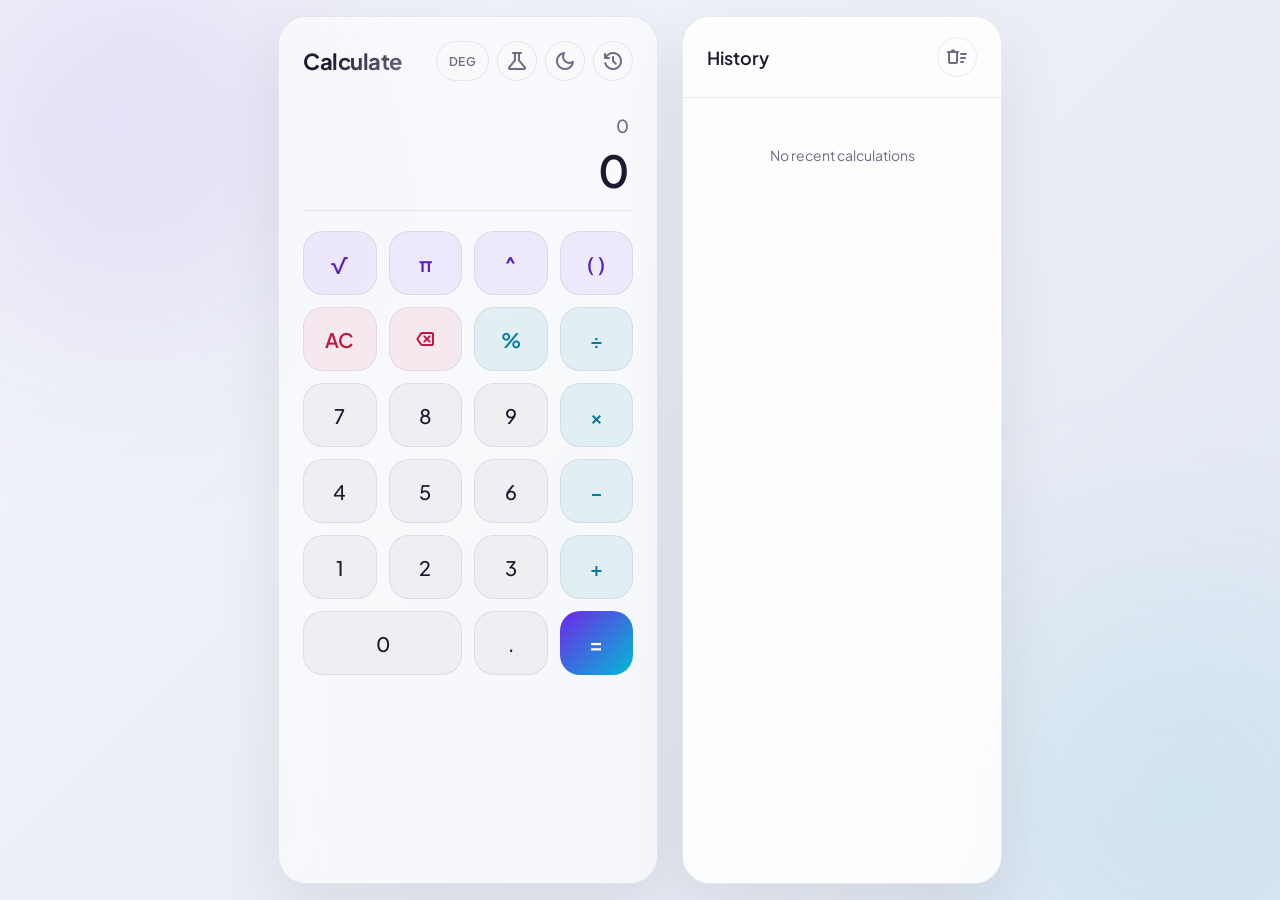
<file: index.html>
<!DOCTYPE html>
<html lang="en">
    <head>
        <meta charset="UTF-8">
        <meta http-equiv="X-UA-Compatible" content="IE=edge">
        <meta name="viewport" content="width=device-width, initial-scale=1.0">
        <title>Calculator</title>
        <meta name="description" content="Una calcolatrice semplice, moderna e funzionale">
        
        <!-- Open Graph / Facebook -->
        <meta property="og:type" content="website">
        <meta property="og:title" content="Calcolatrice">
        <meta property="og:description" content="Una calcolatrice semplice, moderna e funzionale">
        <meta property="og:image" content="./img/calculator_x512.png">

        <link rel="shortcut icon" href="./img/calculator_x512.png" type="image/x-icon">
        <meta name="theme-color" content="#121026">
        <link rel="apple-touch-icon" href="./img/logo-192.png">
        <link rel="manifest" href="manifest.json">
        
        <!-- Google Fonts & Material Symbols Rounded -->
        <link rel="preconnect" href="https://fonts.googleapis.com">
        <link rel="preconnect" href="https://fonts.gstatic.com" crossorigin>
        <link href="https://fonts.googleapis.com/css2?family=Plus+Jakarta+Sans:wght@300;400;500;600;700&family=Material+Symbols+Rounded:opsz,wght,FILL,GRAD@20..48,100..700,0..1,-50..200&display=swap" rel="stylesheet" crossorigin="anonymous">
        
        <link rel="stylesheet" href="./src/index.css">
    </head>
    <body class="dark-theme">
        <div class="app-background">
            <div class="glow-orb orb-1"></div>
            <div class="glow-orb orb-2"></div>
        </div>

        <div class="app-container">
            <main class="calculator-card">
                <header class="calculator-header">
                    <h1 class="app-title">Calcola</h1>
                    <div class="header-actions">
                        <button id="rad-deg-toggle" class="text-btn" aria-label="Toggle angle unit">DEG</button>
                        <button id="sci-toggle" class="icon-btn" aria-label="Toggle scientific keyboard">
                            <span class="material-symbols-rounded">science</span>
                        </button>
                        <button id="theme-toggle" class="icon-btn" aria-label="Toggle theme">
                            <span class="material-symbols-rounded">light_mode</span>
                        </button>
                        <button id="history-toggle" class="icon-btn" aria-label="Toggle history panel">
                            <span class="material-symbols-rounded">history</span>
                        </button>
                    </div>
                </header>
                
                <div class="calculator-display">
                    <div class="expression-wrapper">
                        <span id="expression" class="expression">0</span>
                    </div>
                    <div class="result-wrapper">
                        <span id="result" class="result">0</span>
                    </div>
                </div>

                <div class="calculator-buttons">
                    <!-- Scientific Row 1 -->
                    <button id="sin" class="btn btn-sci sci-only" aria-label="Seno">sin</button>
                    <button id="cos" class="btn btn-sci sci-only" aria-label="Coseno">cos</button>
                    <button id="tan" class="btn btn-sci sci-only" aria-label="Tangente">tan</button>
                    <button id="inv" class="btn btn-sci sci-only" aria-label="Inverso">1/x</button>

                    <!-- Scientific Row 2 -->
                    <button id="log" class="btn btn-sci sci-only" aria-label="Logaritmo base 10">log</button>
                    <button id="ln" class="btn btn-sci sci-only" aria-label="Logaritmo naturale">ln</button>
                    <button id="e" class="btn btn-sci sci-only" aria-label="Costante di Eulero">e</button>
                    <button id="fact" class="btn btn-sci sci-only" aria-label="Fattoriale">x!</button>

                    <!-- Row 1: Special Functions -->
                    <button id="sqrt" class="btn btn-func" aria-label="Radice quadrata">√</button>
                    <button id="pi" class="btn btn-func" aria-label="Pi greco">π</button>
                    <button id="elevate" class="btn btn-func" aria-label="Elevamento a potenza">^</button>
                    <button id="brackets" class="btn btn-func" aria-label="Parentesi">( )</button>

                    <!-- Row 2: Actions & Operators -->
                    <button id="ac" class="btn btn-action" aria-label="Cancella tutto">AC</button>
                    <button id="backspace" class="btn btn-action" aria-label="Cancella ultimo">
                        <span class="material-symbols-rounded">backspace</span>
                    </button>
                    <button id="percentage" class="btn btn-op" aria-label="Percentuale">%</button>
                    <button id="division" class="btn btn-op" aria-label="Divisione">÷</button>

                    <!-- Row 3: Numbers & Operators -->
                    <button id="seven" class="btn btn-num">7</button>
                    <button id="eight" class="btn btn-num">8</button>
                    <button id="nine" class="btn btn-num">9</button>
                    <button id="multiplication" class="btn btn-op" aria-label="Moltiplicazione">×</button>

                    <!-- Row 4: Numbers & Operators -->
                    <button id="four" class="btn btn-num">4</button>
                    <button id="five" class="btn btn-num">5</button>
                    <button id="six" class="btn btn-num">6</button>
                    <button id="subtraction" class="btn btn-op" aria-label="Sottrazione">−</button>

                    <!-- Row 5: Numbers & Operators -->
                    <button id="one" class="btn btn-num">1</button>
                    <button id="two" class="btn btn-num">2</button>
                    <button id="three" class="btn btn-num">3</button>
                    <button id="summ" class="btn btn-op" aria-label="Addizione">+</button>

                    <!-- Row 6: Zero, Dot, Equals -->
                    <button id="zero" class="btn btn-num span-two">0</button>
                    <button id="dot" class="btn btn-num">.</button>
                    <button id="calculate" class="btn btn-equals" aria-label="Calcola">=</button>
                </div>
            </main>

            <aside id="history-panel" class="history-panel">
                <div class="history-header">
                    <h2>History</h2>
                    <button id="clear-history" class="icon-btn" aria-label="Clear history">
                        <span class="material-symbols-rounded">delete_sweep</span>
                    </button>
                </div>
                <div id="history-list" class="history-list">
                    <div class="history-empty">No recent calculations</div>
                </div>
            </aside>
        </div>

        <script type="module" src="./src/index.js"></script>
    </body>
</html>
</file>
<file: src/index.css>
:root {
    /* Dark Theme Variables (Default) */
    --bg-gradient: linear-gradient(135deg, #0a0813 0%, #130f24 100%);
    --card-bg: rgba(25, 20, 48, 0.45);
    --border-color: rgba(255, 255, 255, 0.08);
    --text-primary: #f5f4fb;
    --text-secondary: #9a95b0;
    --key-num-bg: rgba(255, 255, 255, 0.05);
    --key-num-text: #f5f4fb;
    --key-num-hover: rgba(255, 255, 255, 0.12);
    --key-op-bg: rgba(0, 168, 204, 0.15);
    --key-op-text: #00d2fc;
    --key-op-hover: rgba(0, 168, 204, 0.25);
    --key-func-bg: rgba(141, 76, 255, 0.15);
    --key-func-text: #ab85ff;
    --key-func-hover: rgba(141, 76, 255, 0.25);
    --key-action-bg: rgba(255, 76, 120, 0.15);
    --key-action-text: #ff7597;
    --key-action-hover: rgba(255, 76, 120, 0.25);
    --key-equals-bg: linear-gradient(135deg, #8d4cff 0%, #00d2fc 100%);
    --key-equals-text: #ffffff;
    --key-equals-shadow: rgba(141, 76, 255, 0.3);
    
    --shadow-color: rgba(0, 0, 0, 0.35);
    --panel-bg: rgba(15, 12, 33, 0.85);
    --orb-1-color: rgba(141, 76, 255, 0.25);
    --orb-2-color: rgba(0, 210, 252, 0.2);
}

body.light-theme {
    /* Light Theme Variables */
    --bg-gradient: linear-gradient(135deg, #f3f5f9 0%, #e2e7f3 100%);
    --card-bg: rgba(255, 255, 255, 0.6);
    --border-color: rgba(0, 0, 0, 0.07);
    --text-primary: #1c1930;
    --text-secondary: #6e6b85;
    --key-num-bg: rgba(0, 0, 0, 0.04);
    --key-num-text: #1c1930;
    --key-num-hover: rgba(0, 0, 0, 0.08);
    --key-op-bg: rgba(0, 136, 169, 0.09);
    --key-op-text: #007a99;
    --key-op-hover: rgba(0, 136, 169, 0.18);
    --key-func-bg: rgba(110, 39, 232, 0.08);
    --key-func-text: #5b21be;
    --key-func-hover: rgba(110, 39, 232, 0.18);
    --key-action-bg: rgba(230, 48, 93, 0.08);
    --key-action-text: #c01a44;
    --key-action-hover: rgba(230, 48, 93, 0.18);
    --key-equals-bg: linear-gradient(135deg, #6e27e8 0%, #00bcd4 100%);
    --key-equals-text: #ffffff;
    --key-equals-shadow: rgba(110, 39, 232, 0.2);
    
    --shadow-color: rgba(0, 0, 0, 0.08);
    --panel-bg: rgba(255, 255, 255, 0.88);
    --orb-1-color: rgba(110, 39, 232, 0.12);
    --orb-2-color: rgba(0, 188, 212, 0.1);
}

* {
    box-sizing: border-box;
    margin: 0;
    padding: 0;
    font-family: 'Plus Jakarta Sans', -apple-system, BlinkMacSystemFont, "Segoe UI", Roboto, sans-serif;
    -webkit-font-smoothing: antialiased;
    -moz-osx-font-smoothing: grayscale;
}

body {
    background: var(--bg-gradient);
    min-height: 100vh;
    display: flex;
    justify-content: center;
    align-items: center;
    overflow-x: hidden;
    position: relative;
    color: var(--text-primary);
    transition: background 0.4s ease;
}

/* Background glowing orbs */
.app-background {
    position: fixed;
    top: 0;
    left: 0;
    width: 100%;
    height: 100%;
    z-index: -1;
    overflow: hidden;
}

.glow-orb {
    position: absolute;
    border-radius: 50%;
    filter: blur(120px);
    transition: background-color 0.4s ease;
}

.orb-1 {
    width: 350px;
    height: 350px;
    background-color: var(--orb-1-color);
    top: -50px;
    left: -50px;
    animation: float1 15s infinite alternate ease-in-out;
}

.orb-2 {
    width: 400px;
    height: 400px;
    background-color: var(--orb-2-color);
    bottom: -100px;
    right: -100px;
    animation: float2 18s infinite alternate ease-in-out;
}

@keyframes float1 {
    0% { transform: translate(0, 0) scale(1); }
    100% { transform: translate(100px, 80px) scale(1.1); }
}

@keyframes float2 {
    0% { transform: translate(0, 0) scale(1); }
    100% { transform: translate(-80px, -100px) scale(0.9); }
}

/* App Container and Card */
.app-container {
    width: 100%;
    max-width: 380px;
    min-height: 100vh;
    display: flex;
    flex-direction: column;
    justify-content: center;
    padding: 16px;
    position: relative;
    transition: max-width 0.3s cubic-bezier(0.4, 0, 0.2, 1);
}

.calculator-card {
    background: var(--card-bg);
    border: 1px solid var(--border-color);
    border-radius: 28px;
    backdrop-filter: blur(20px);
    -webkit-backdrop-filter: blur(20px);
    box-shadow: 0 24px 64px var(--shadow-color);
    padding: 24px;
    width: 100%;
    z-index: 10;
    display: flex;
    flex-direction: column;
    gap: 20px;
}

/* Calculator Header */
.calculator-header {
    display: flex;
    justify-content: space-between;
    align-items: center;
}

.app-title {
    font-size: 22px;
    font-weight: 700;
    letter-spacing: -0.5px;
    background: linear-gradient(135deg, var(--text-primary) 30%, var(--text-secondary) 100%);
    -webkit-background-clip: text;
    -webkit-text-fill-color: transparent;
}

.header-actions {
    display: flex;
    gap: 8px;
}

.icon-btn {
    background: rgba(255, 255, 255, 0.05);
    border: 1px solid var(--border-color);
    color: var(--text-secondary);
    border-radius: 50%;
    width: 40px;
    height: 40px;
    display: flex;
    justify-content: center;
    align-items: center;
    cursor: pointer;
    transition: all 0.2s ease;
}

.icon-btn:hover {
    background: rgba(255, 255, 255, 0.1);
    color: var(--text-primary);
    transform: scale(1.05);
}

.icon-btn:active {
    transform: scale(0.95);
}

.text-btn {
    background: rgba(255, 255, 255, 0.05);
    border: 1px solid var(--border-color);
    color: var(--text-secondary);
    border-radius: 20px;
    padding: 0 12px;
    height: 40px;
    font-size: 12px;
    font-weight: 600;
    letter-spacing: 0.5px;
    display: flex;
    justify-content: center;
    align-items: center;
    cursor: pointer;
    transition: all 0.2s ease;
    user-select: none;
    -webkit-user-select: none;
}

.text-btn:hover {
    background: rgba(255, 255, 255, 0.1);
    color: var(--text-primary);
    transform: scale(1.05);
}

.text-btn:active {
    transform: scale(0.95);
}

/* Calculator Display */
.calculator-display {
    display: flex;
    flex-direction: column;
    gap: 4px;
    min-height: 110px;
    justify-content: flex-end;
    padding: 12px 4px;
    border-bottom: 1px solid var(--border-color);
    overflow: hidden;
}

.expression-wrapper,
.result-wrapper {
    width: 100%;
    overflow-x: auto;
    white-space: nowrap;
    text-align: right;
    scrollbar-width: none; /* Firefox */
}

.expression-wrapper::-webkit-scrollbar,
.result-wrapper::-webkit-scrollbar {
    display: none; /* Safari / Chrome */
}

.expression {
    color: var(--text-secondary);
    font-size: 18px;
    font-weight: 500;
    letter-spacing: 0.5px;
    display: inline-block;
    min-height: 24px;
    transition: font-size 0.15s ease;
}

.result {
    color: var(--text-primary);
    font-size: 44px;
    font-weight: 600;
    letter-spacing: -0.5px;
    display: inline-block;
    transition: font-size 0.15s ease;
}

/* Calculator Buttons Grid */
.calculator-buttons {
    display: grid;
    grid-template-columns: repeat(4, 1fr);
    gap: 12px;
}

.btn {
    border: 1px solid var(--border-color);
    border-radius: 20px;
    height: 64px;
    font-size: 20px;
    font-weight: 500;
    cursor: pointer;
    display: flex;
    justify-content: center;
    align-items: center;
    user-select: none;
    -webkit-user-select: none;
    transition: transform 0.1s cubic-bezier(0.4, 0, 0.2, 1),
                background 0.2s ease,
                color 0.2s ease,
                box-shadow 0.2s ease;
}

.btn:active {
    transform: scale(0.93);
}

.btn-num {
    background: var(--key-num-bg);
    color: var(--key-num-text);
}

.btn-num:hover {
    background: var(--key-num-hover);
}

.btn-op {
    background: var(--key-op-bg);
    color: var(--key-op-text);
    font-weight: 600;
}

.btn-op:hover {
    background: var(--key-op-hover);
}

.btn-func {
    background: var(--key-func-bg);
    color: var(--key-func-text);
    font-weight: 600;
}

.btn-func:hover {
    background: var(--key-func-hover);
}

.btn-action {
    background: var(--key-action-bg);
    color: var(--key-action-text);
    font-weight: 600;
}

.btn-action:hover {
    background: var(--key-action-hover);
}

.btn-equals {
    background: var(--key-equals-bg);
    color: var(--key-equals-text);
    font-weight: 600;
    font-size: 22px;
    border: none;
}

.btn-equals:hover {
    filter: brightness(1.1);
}

.span-two {
    grid-column: span 2;
}

.btn-sci {
    background: rgba(141, 76, 255, 0.08);
    color: var(--key-func-text);
    font-weight: 500;
    font-size: 16px;
}

.btn-sci:hover {
    background: rgba(141, 76, 255, 0.18);
}

.sci-only {
    display: none;
}

.scientific-active .sci-only {
    display: flex;
}

/* History Panel */
.history-panel {
    background: var(--panel-bg);
    border: 1px solid var(--border-color);
    backdrop-filter: blur(25px);
    -webkit-backdrop-filter: blur(25px);
    box-shadow: 0 24px 64px var(--shadow-color);
    display: flex;
    flex-direction: column;
    transition: all 0.3s cubic-bezier(0.4, 0, 0.2, 1);
    z-index: 100;
}

.history-header {
    display: flex;
    justify-content: space-between;
    align-items: center;
    padding: 20px 24px;
    border-bottom: 1px solid var(--border-color);
}

.history-header h2 {
    font-size: 18px;
    font-weight: 600;
    color: var(--text-primary);
}

.history-list {
    flex: 1;
    overflow-y: auto;
    padding: 16px;
    display: flex;
    flex-direction: column;
    gap: 12px;
}

.history-list::-webkit-scrollbar {
    width: 6px;
}

.history-list::-webkit-scrollbar-thumb {
    background: var(--border-color);
    border-radius: 3px;
}

.history-empty {
    text-align: center;
    color: var(--text-secondary);
    font-size: 14px;
    padding: 32px 0;
}

.history-item {
    background: rgba(255, 255, 255, 0.02);
    border: 1px solid var(--border-color);
    border-radius: 16px;
    padding: 12px 16px;
    display: flex;
    flex-direction: column;
    gap: 4px;
    cursor: pointer;
    transition: all 0.2s ease;
    animation: fadeIn 0.2s ease;
    position: relative;
    overflow: hidden;
}

.history-item:hover {
    background: rgba(255, 255, 255, 0.06);
    transform: translateY(-2px);
    box-shadow: 0 4px 12px var(--shadow-color);
}

.history-item-exp {
    font-size: 13px;
    color: var(--text-secondary);
    text-align: right;
    word-break: break-all;
}

.history-item-res {
    font-size: 18px;
    font-weight: 600;
    color: var(--text-primary);
    text-align: right;
}

.history-item-actions {
    display: flex;
    gap: 8px;
    margin-top: 6px;
    opacity: 0;
    transform: translateY(5px);
    transition: all 0.2s ease;
    justify-content: flex-end;
}

.history-item:hover .history-item-actions {
    opacity: 1;
    transform: translateY(0);
}

.history-action-btn {
    background: rgba(255, 255, 255, 0.05);
    border: 1px solid var(--border-color);
    color: var(--text-secondary);
    border-radius: 6px;
    padding: 3px 8px;
    font-size: 11px;
    font-weight: 500;
    cursor: pointer;
    transition: all 0.15s ease;
}

.history-action-btn:hover {
    background: rgba(255, 255, 255, 0.15);
    color: var(--text-primary);
}

@keyframes fadeIn {
    from { opacity: 0; transform: translateY(8px); }
    to { opacity: 1; transform: translateY(0); }
}

/* ==========================================================================
   Responsive and Layout logic
   ========================================================================== */

/* Mobile view styling for History Drawer & Fullscreen */
@media (max-width: 767px) {
    .app-background {
        display: none;
    }
    
    body {
        background: #0a0813;
        align-items: stretch;
    }
    
    body.light-theme {
        background: #f3f5f9;
    }
    
    .app-container {
        max-width: 100%;
        min-height: 100vh;
        padding: 0;
    }
    
    .calculator-card {
        border-radius: 0;
        border: none;
        box-shadow: none;
        min-height: 100vh;
        background: transparent;
        backdrop-filter: none;
        -webkit-backdrop-filter: none;
        padding: 24px 20px;
    }

    .history-panel {
        position: fixed;
        bottom: 0;
        left: 0;
        right: 0;
        height: 60vh;
        border-radius: 28px 28px 0 0;
        border-bottom: none;
        transform: translateY(100%);
        visibility: hidden;
    }
    
    .history-panel.active {
        transform: translateY(0);
        visibility: visible;
    }
}

/* Desktop view styling (side-by-side) */
@media (min-width: 768px) {
    .app-container {
        max-width: 760px;
        flex-direction: row;
        gap: 24px;
        align-items: stretch;
    }
    
    .calculator-card {
        flex: 1;
        max-width: 380px;
    }
    
    .history-panel {
        width: 320px;
        border-radius: 28px;
        height: auto;
        opacity: 1;
        transform: none;
        visibility: visible;
        display: flex;
        transition: width 0.3s cubic-bezier(0.4, 0, 0.2, 1),
                    opacity 0.2s ease,
                    margin 0.3s ease;
    }
    
    /* When hidden on desktop, scale down and collapse width */
    .history-panel.hidden {
        width: 0;
        opacity: 0;
        overflow: hidden;
        border: none;
        margin-left: -24px;
        visibility: hidden;
    }

    .app-container.history-collapsed {
        max-width: 412px;
    }

}

/* ==========================================================================
   Toast Notification
   ========================================================================== */
.toast-notification {
    position: fixed;
    bottom: 24px;
    left: 50%;
    transform: translate(-50%, 100px);
    background: rgba(20, 16, 40, 0.85);
    color: #ffffff;
    border: 1px solid rgba(255, 255, 255, 0.1);
    backdrop-filter: blur(15px);
    -webkit-backdrop-filter: blur(15px);
    padding: 12px 24px;
    border-radius: 16px;
    font-size: 14px;
    font-weight: 500;
    box-shadow: 0 8px 32px rgba(0, 0, 0, 0.3);
    z-index: 1000;
    opacity: 0;
    transition: transform 0.3s cubic-bezier(0.175, 0.885, 0.32, 1.275),
                opacity 0.3s ease;
}

body.light-theme .toast-notification {
    background: rgba(255, 255, 255, 0.9);
    color: #1c1930;
    border: 1px solid rgba(0, 0, 0, 0.08);
    box-shadow: 0 8px 32px rgba(0, 0, 0, 0.08);
}

.toast-notification.show {
    transform: translate(-50%, 0);
    opacity: 1;
}
</file>
